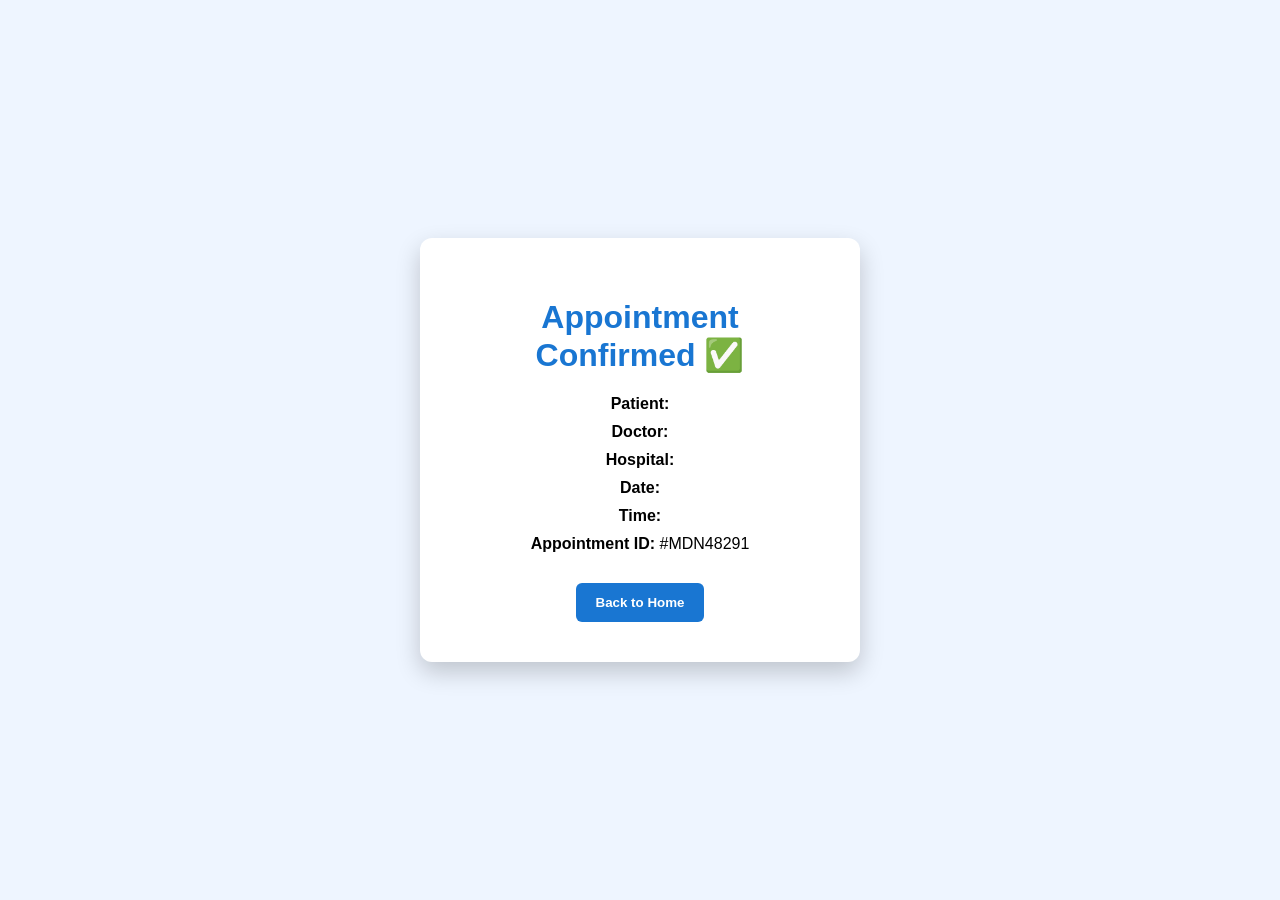
<file: pharmacy prototype 1/pages/appointment-success.html>
<!DOCTYPE html>
<html>
<head>
<title>Appointment Confirmed</title>

<style>

body{
margin:0;
font-family:Arial;
background:#eef5ff;
display:flex;
justify-content:center;
align-items:center;
height:100vh;
}

.card{
background:white;
padding:40px;
border-radius:12px;
box-shadow:0 10px 25px rgba(0,0,0,0.2);
text-align:center;
width:360px;
}

h1{
color:#1976d2;
}

.detail{
margin:10px 0;
font-size:16px;
}

button{
margin-top:20px;
padding:12px 20px;
border:none;
background:#1976d2;
color:white;
border-radius:6px;
cursor:pointer;
font-weight:bold;
}

button:hover{
background:#0d5cb6;
}

</style>

</head>

<body>

<div class="card">

<h1>Appointment Confirmed ✅</h1>

<p class="detail"><b>Patient:</b> <span id="pname"></span></p>

<p class="detail"><b>Doctor:</b> <span id="pdoctor"></span></p>

<p class="detail"><b>Hospital:</b> <span id="phospital"></span></p>

<p class="detail"><b>Date:</b> <span id="pdate"></span></p>

<p class="detail"><b>Time:</b> <span id="ptime"></span></p>

<p class="detail"><b>Appointment ID:</b> #MDN48291</p>

<button onclick="window.location='dashboard.html'">Back to Home</button>

</div>

<script>

document.getElementById("pname").innerText=localStorage.getItem("patientName");
document.getElementById("pdoctor").innerText=localStorage.getItem("doctor");
document.getElementById("phospital").innerText=localStorage.getItem("hospital");
document.getElementById("pdate").innerText=localStorage.getItem("date");
document.getElementById("ptime").innerText=localStorage.getItem("time");

</script>

</body>
</html>
</file>
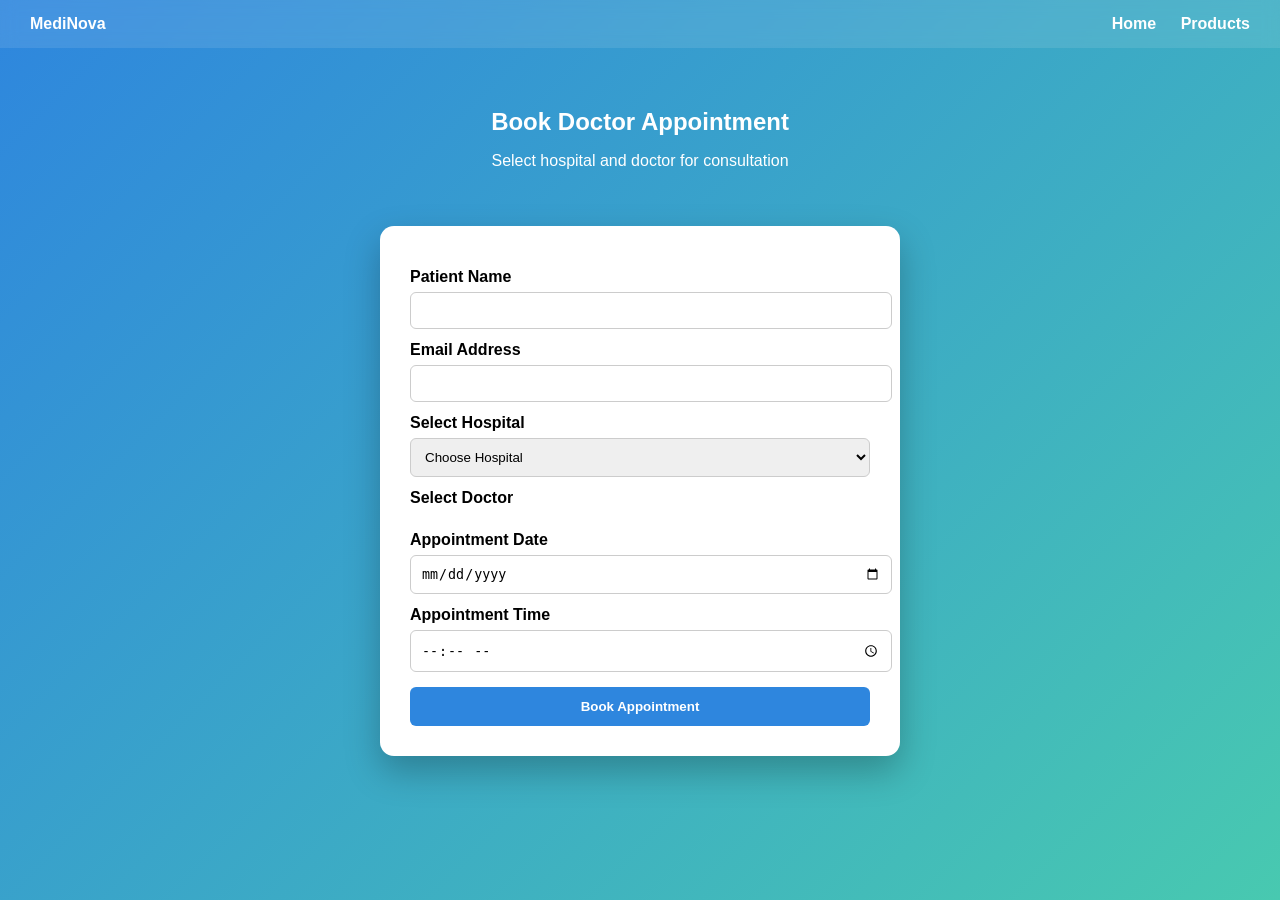
<file: pharmacy prototype 1/pages/appointments.html>
<!DOCTYPE html>

<html>
<head>
<meta charset="UTF-8">
<meta name="viewport" content="width=device-width, initial-scale=1.0">
<title>Doctor Appointment</title>

<style>

/* BODY */

body{
margin:0;
font-family:Arial, sans-serif;
background:linear-gradient(135deg,#2E86DE,#48C9B0);
min-height:100vh;
}

/* NAVBAR */

.nav{
display:flex;
justify-content:space-between;
align-items:center;
padding:15px 30px;
background:rgba(255,255,255,0.1);
backdrop-filter:blur(8px);
color:white;
}

.nav a{
color:white;
text-decoration:none;
margin-left:20px;
font-weight:bold;
}

/* HERO */

.hero{
text-align:center;
color:white;
padding:40px 20px;
}

.hero h1{
margin-bottom:5px;
}

/* FORM CARD */

.form-card{
width:460px;
margin:auto;
background:white;
padding:30px;
border-radius:14px;
box-shadow:0 15px 35px rgba(0,0,0,0.25);
}

/* LABELS */

.form-card label{
font-weight:bold;
display:block;
margin-top:12px;
}

/* INPUTS */

.form-card input,
.form-card select{
width:100%;
padding:10px;
margin-top:6px;
border-radius:6px;
border:1px solid #ccc;
}

/* DOCTOR GRID */

.doctor-list{
display:grid;
grid-template-columns:1fr 1fr;
gap:12px;
margin-top:12px;
}

/* DOCTOR CARD */

.doctor-card{
background:#f5f7fa;
border-radius:10px;
padding:12px;
text-align:center;
transition:0.3s;
border:2px solid transparent;
}

.doctor-card img{
width:60px;
height:60px;
border-radius:50%;
object-fit:cover;
margin-bottom:6px;
}

.doctor-card h4{
margin:4px 0;
font-size:14px;
}

.doctor-card p{
margin:2px 0;
font-size:12px;
color:#555;
}

.doctor-card button{
margin-top:6px;
background:#2E86DE;
border:none;
color:white;
padding:5px 10px;
border-radius:5px;
cursor:pointer;
font-size:12px;
}

/* HOVER */

.doctor-card:hover{
transform:translateY(-4px);
box-shadow:0 8px 20px rgba(0,0,0,0.15);
}

/* SELECTED DOCTOR */

.doctor-card.selected{
border:2px solid #2E86DE;
background:#eaf2ff;
}

/* BOOK BUTTON */

.main-btn{
width:100%;
margin-top:15px;
padding:12px;
border:none;
background:#2E86DE;
color:white;
border-radius:6px;
font-weight:bold;
cursor:pointer;
}

.main-btn:hover{
background:#1f6fd1;
}

</style>

</head>

<body>

<nav class="nav">
<div><b>MediNova</b></div>

<div>
<a href="dashboard.html">Home</a>
<a href="store.html">Products</a>
</div>
</nav>

<section class="hero">
<h1>Book Doctor Appointment</h1>
<p>Select hospital and doctor for consultation</p>
</section>

<div class="form-card">

<form onsubmit="bookAppointment(event)">

<label>Patient Name</label> <input id="name" type="text" required>

<label>Email Address</label> <input id="email" type="email" required>

<label>Select Hospital</label>

<select id="hospital" onchange="updateDoctors()" required>
<option value="">Choose Hospital</option>
<option value="city">MediNova City Hospital</option>
<option value="care">CarePlus Medical Center</option>
<option value="bridge">HealthBridge Clinic</option>
</select>

<label>Select Doctor</label>

<div id="doctor-list" class="doctor-list"></div>

<input type="hidden" id="doctor">

<label>Appointment Date</label> <input id="date" type="date" required>

<label>Appointment Time</label> <input id="time" type="time" required>

<button class="main-btn" type="submit">Book Appointment</button>

</form>

</div>

<script>

const doctors={

city:[
{
name:"Dr. Anil Kumar",
specialty:"General Physician",
exp:"12 yrs experience",
rating:"⭐4.7",
img:"https://randomuser.me/api/portraits/men/45.jpg"
},
{
name:"Dr. Neha Sharma",
specialty:"Cardiologist",
exp:"9 yrs experience",
rating:"⭐4.6",
img:"https://randomuser.me/api/portraits/women/65.jpg"
}
],

care:[
{
name:"Dr. Rahul Menon",
specialty:"Dermatologist",
exp:"10 yrs experience",
rating:"⭐4.8",
img:"https://randomuser.me/api/portraits/men/32.jpg"
},
{
name:"Dr. Meera Nair",
specialty:"Nutritionist",
exp:"8 yrs experience",
rating:"⭐4.5",
img:"https://randomuser.me/api/portraits/women/52.jpg"
}
],

bridge:[
{
name:"Dr. Arjun Das",
specialty:"Orthopedic",
exp:"11 yrs experience",
rating:"⭐4.6",
img:"https://randomuser.me/api/portraits/men/66.jpg"
},
{
name:"Dr. Kavya Pillai",
specialty:"Pediatrician",
exp:"7 yrs experience",
rating:"⭐4.7",
img:"https://randomuser.me/api/portraits/women/40.jpg"
}
]

};

function updateDoctors(){

let hospital=document.getElementById("hospital").value;
let container=document.getElementById("doctor-list");

container.innerHTML="";

if(doctors[hospital]){

doctors[hospital].forEach(function(doc){

let card=document.createElement("div");
card.className="doctor-card";

card.innerHTML=`

<img src="${doc.img}">
<h4>${doc.name}</h4>
<p>${doc.specialty}</p>
<p>${doc.exp}</p>
<p>${doc.rating}</p>
<button type="button" onclick="selectDoctor('${doc.name}',this)">Select</button>

`;

container.appendChild(card);

});

}

}

function selectDoctor(name,btn){

document.getElementById("doctor").value=name;

document.querySelectorAll(".doctor-card").forEach(card=>{
card.classList.remove("selected");
});

btn.parentElement.classList.add("selected");

}

function bookAppointment(e){

e.preventDefault();

localStorage.setItem("patientName",document.getElementById("name").value);
localStorage.setItem("doctor",document.getElementById("doctor").value);

localStorage.setItem("hospital",
document.getElementById("hospital").options[
document.getElementById("hospital").selectedIndex].text);

localStorage.setItem("date",document.getElementById("date").value);
localStorage.setItem("time",document.getElementById("time").value);

window.location="appointment-success.html";

}

</script>

</body>
</html>
</file>
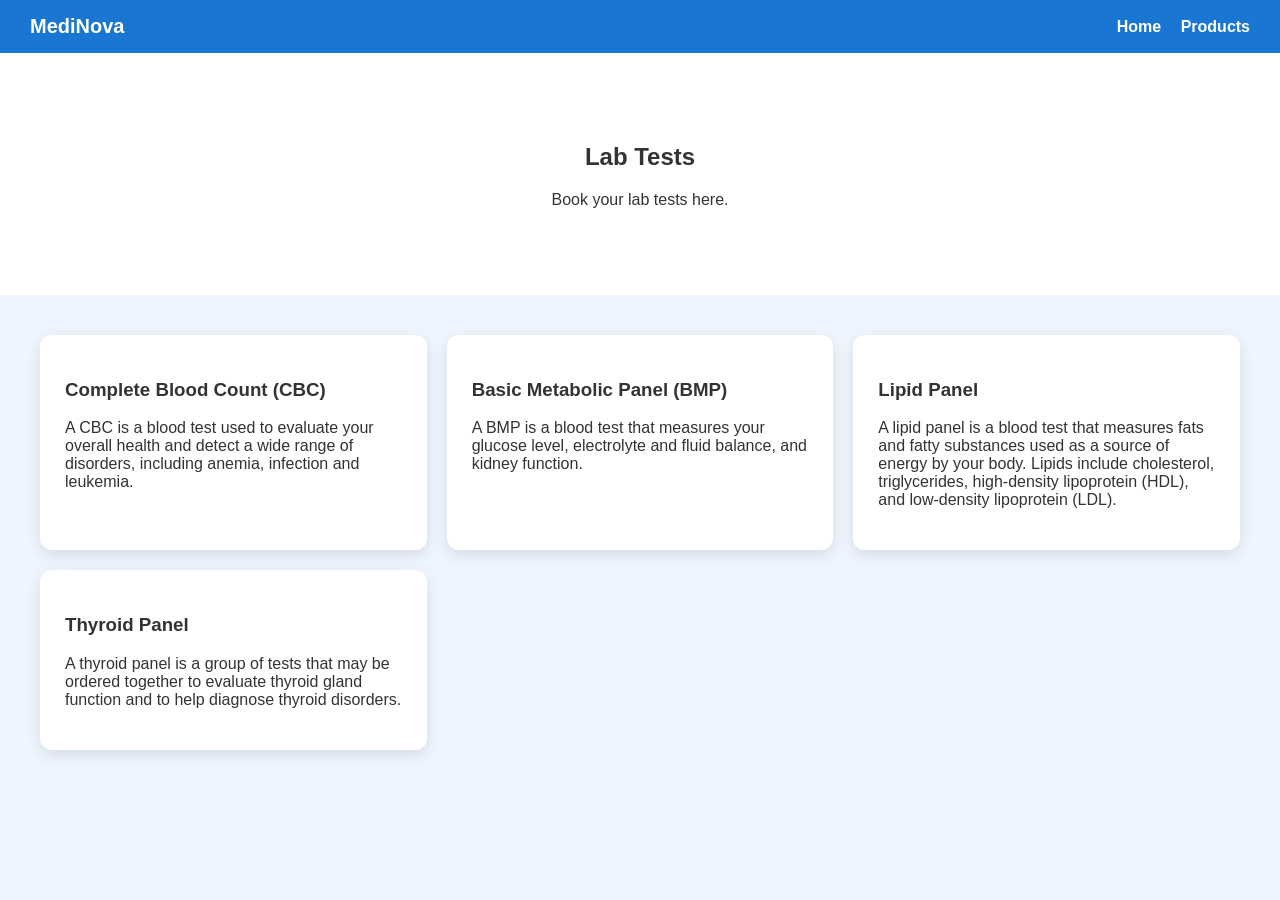
<file: pharmacy prototype 1/pages/lab_tests.html>
<!DOCTYPE html>
<html>
<head>
<meta charset="UTF-8">
<meta name="viewport" content="width=device-width, initial-scale=1.0">
<title>Lab Tests</title>
<link rel="stylesheet" href="../css/style.css">
</head>

<body>

<nav class="nav">
<div class="logo">MediNova</div>
<div class="nav-links">
<a href="dashboard.html">Home</a>
<a href="store.html">Products</a>
</div>
</nav>

<section class="hero">
    <h1>Lab Tests</h1>
    <p>Book your lab tests here.</p>
</section>

<div class="test-grid">
    <div class="test-card">
        <h3>Complete Blood Count (CBC)</h3>
        <p>A CBC is a blood test used to evaluate your overall health and detect a wide range of disorders, including anemia, infection and leukemia.</p>
    </div>
    <div class="test-card">
        <h3>Basic Metabolic Panel (BMP)</h3>
        <p>A BMP is a blood test that measures your glucose level, electrolyte and fluid balance, and kidney function.</p>
    </div>
    <div class="test-card">
        <h3>Lipid Panel</h3>
        <p>A lipid panel is a blood test that measures fats and fatty substances used as a source of energy by your body. Lipids include cholesterol, triglycerides, high-density lipoprotein (HDL), and low-density lipoprotein (LDL).</p>
    </div>
    <div class="test-card">
        <h3>Thyroid Panel</h3>
        <p>A thyroid panel is a group of tests that may be ordered together to evaluate thyroid gland function and to help diagnose thyroid disorders.</p>
    </div>
</div>

</body>
</html>
</file>
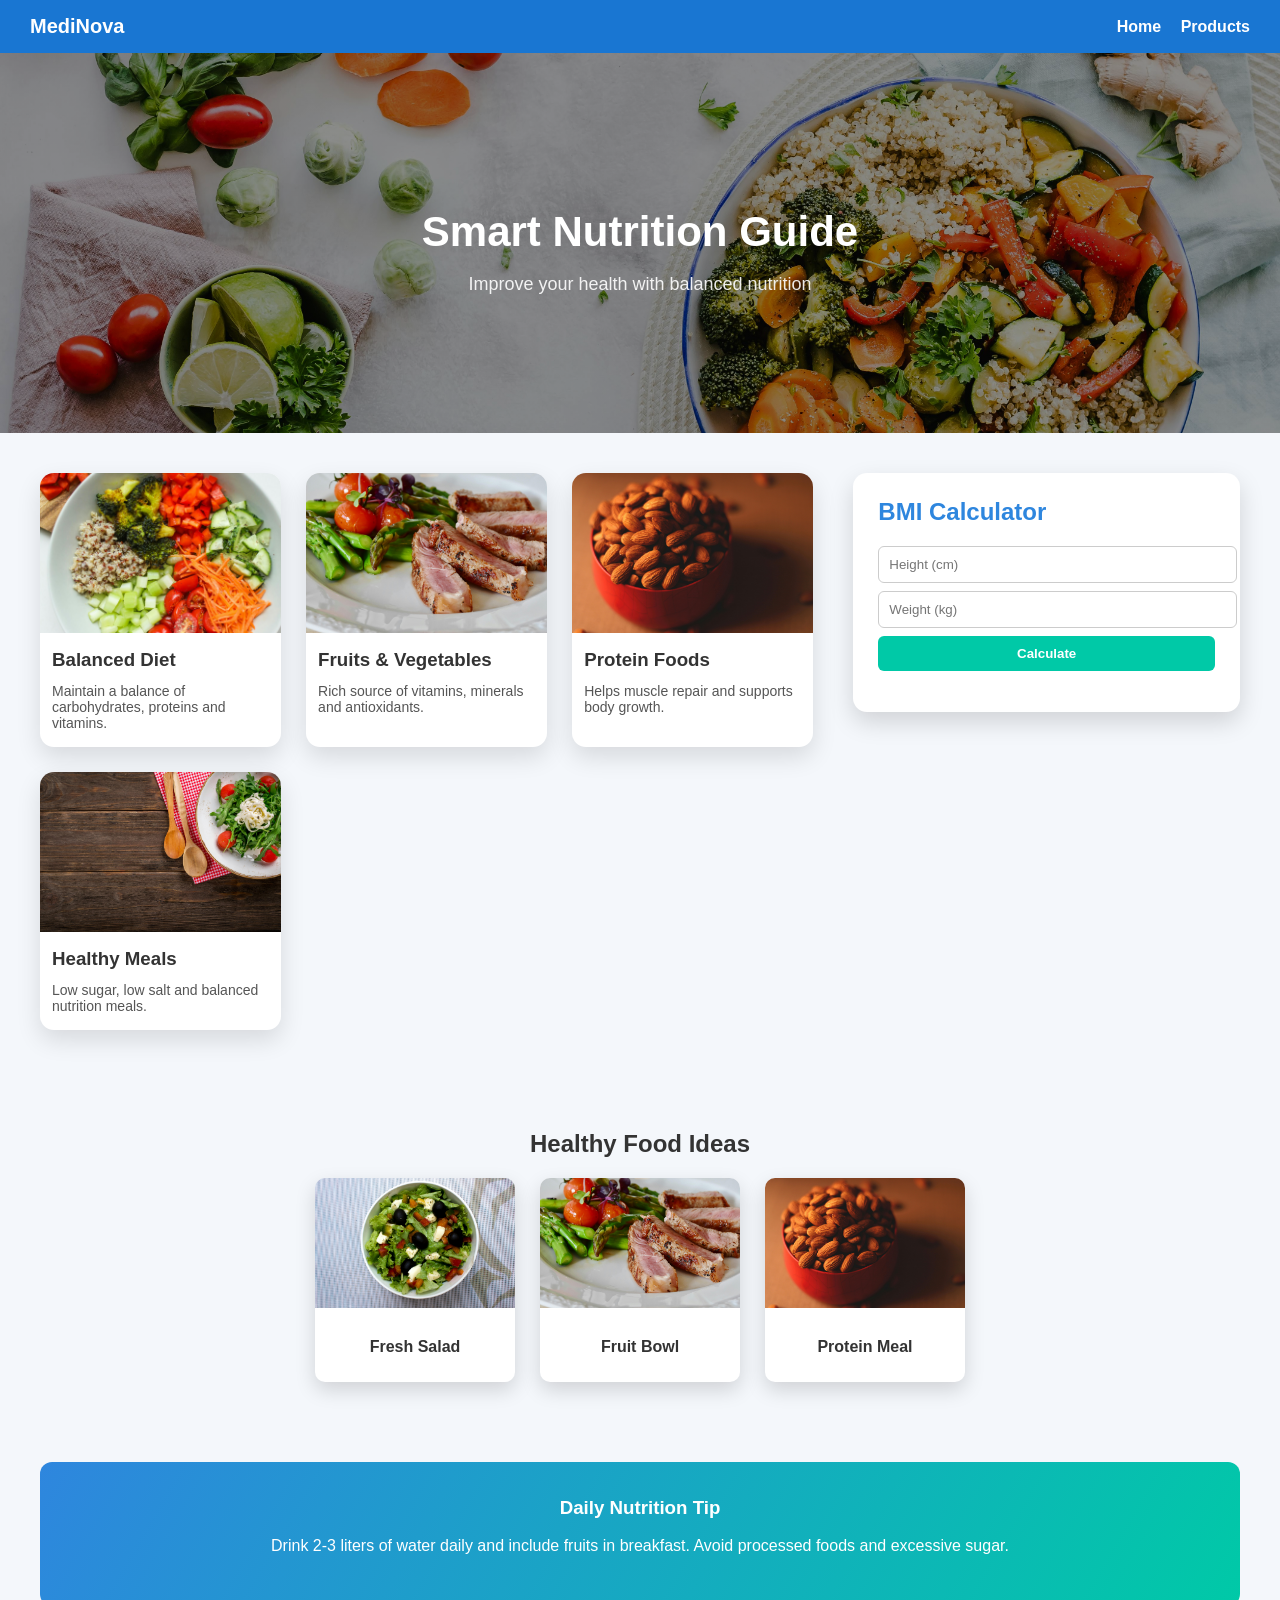
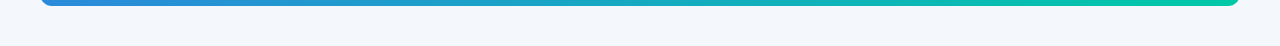
<file: pharmacy prototype 1/pages/nutrition.html>
<!DOCTYPE html>

<html>
<head>
<meta charset="UTF-8">
<meta name="viewport" content="width=device-width, initial-scale=1.0">
<title>Nutrition</title>
<link rel="stylesheet" href="../css/style.css">

<style>

body{
margin:0;
font-family:Arial, Helvetica, sans-serif;
background:#f4f7fb;
}

/* HERO */

.hero{
background:linear-gradient(rgba(0,0,0,0.45),rgba(0,0,0,0.45)),
url("images/nutrition1.jpg") center/cover no-repeat;
color:white;
text-align:center;
padding:120px 20px;
}

.hero h1{
font-size:42px;
margin-bottom:10px;
}

.hero p{
font-size:18px;
opacity:0.9;
}

/* MAIN GRID */

.main-container{
display:grid;
grid-template-columns:2fr 1fr;
gap:40px;
padding:40px;
}

/* FOOD CARDS */

.nutrition-grid{
display:grid;
grid-template-columns:repeat(auto-fit,minmax(220px,1fr));
gap:25px;
}

.food-card{
background:white;
border-radius:14px;
overflow:hidden;
box-shadow:0 10px 25px rgba(0,0,0,0.12);
transition:0.3s;
}

.food-card img{
width:100%;
height:160px;
object-fit:cover;
}

.food-card h3{
margin:12px;
}

.food-card p{
margin:0 12px 16px;
font-size:14px;
color:#555;
}

.food-card:hover{
transform:translateY(-8px);
box-shadow:0 15px 35px rgba(0,0,0,0.18);
}

/* BMI CARD */

.bmi-card{
background:white;
padding:25px;
border-radius:14px;
box-shadow:0 10px 25px rgba(0,0,0,0.15);
height:fit-content;
}

.bmi-card h2{
margin-top:0;
color:#2E86DE;
}

.bmi-card input{
width:100%;
padding:10px;
margin:8px 0;
border-radius:6px;
border:1px solid #ccc;
}

.bmi-card button{
width:100%;
padding:10px;
background:#00C9A7;
border:none;
color:white;
font-weight:bold;
border-radius:6px;
cursor:pointer;
}

.bmi-card button:hover{
background:#00b092;
}

#bmiResult{
margin-top:10px;
font-weight:bold;
}

/* HEALTHY SECTION */

.food-section{
padding:40px;
text-align:center;
}

.food-items{
display:flex;
gap:25px;
justify-content:center;
flex-wrap:wrap;
}

.food-box{
width:200px;
background:white;
border-radius:10px;
overflow:hidden;
box-shadow:0 8px 20px rgba(0,0,0,0.15);
transition:0.3s;
}

.food-box img{
width:100%;
height:130px;
object-fit:cover;
}

.food-box p{
padding:10px;
font-weight:bold;
}

.food-box:hover{
transform:scale(1.05);
}

/* TIP */

.tip-box{
background:linear-gradient(120deg,#2E86DE,#00C9A7);
color:white;
padding:35px;
margin:40px;
border-radius:12px;
text-align:center;
}

.tip-box h3{
margin-top:0;
}

</style>

</head>

<body>

<nav class="nav">
<div class="logo">MediNova</div>
<div class="nav-links">
<a href="dashboard.html">Home</a>
<a href="store.html">Products</a>
</div>
</nav>

<section class="hero">
<h1>Smart Nutrition Guide</h1>
<p>Improve your health with balanced nutrition</p>
</section>

<div class="main-container">

<div class="nutrition-grid">

<div class="food-card">
<img src="images/nutrition2.jpg">
<h3>Balanced Diet</h3>
<p>Maintain a balance of carbohydrates, proteins and vitamins.</p>
</div>

<div class="food-card">
<img src="images/nutrition3.jpg">
<h3>Fruits & Vegetables</h3>
<p>Rich source of vitamins, minerals and antioxidants.</p>
</div>

<div class="food-card">
<img src="images/nutrition4.jpg">
<h3>Protein Foods</h3>
<p>Helps muscle repair and supports body growth.</p>
</div>

<div class="food-card">
<img src="images/nutrition5.jpg">
<h3>Healthy Meals</h3>
<p>Low sugar, low salt and balanced nutrition meals.</p>
</div>

</div>

<div class="bmi-card">

<h2>BMI Calculator</h2>

<input id="height" placeholder="Height (cm)">
<input id="weight" placeholder="Weight (kg)">

<button onclick="calcBMI()">Calculate</button>

<p id="bmiResult"></p>

</div>

</div>

<section class="food-section">

<h2>Healthy Food Ideas</h2>

<div class="food-items">

<div class="food-box">
<img src="images/nutrition6.jpg">
<p>Fresh Salad</p>
</div>

<div class="food-box">
<img src="images/nutrition3.jpg">
<p>Fruit Bowl</p>
</div>

<div class="food-box">
<img src="images/nutrition4.jpg">
<p>Protein Meal</p>
</div>

</div>

</section>

<div class="tip-box">

<h3>Daily Nutrition Tip</h3>

<p>
Drink 2-3 liters of water daily and include fruits in breakfast.
Avoid processed foods and excessive sugar.
</p>

</div>

<script>

function calcBMI(){

let h=document.getElementById("height").value/100;
let w=document.getElementById("weight").value;

let bmi=(w/(h*h)).toFixed(1);

let result="";

if(bmi<18.5){
result="Underweight";
}
else if(bmi<25){
result="Normal Weight";
}
else if(bmi<30){
result="Overweight";
}
else{
result="Obese";
}

document.getElementById("bmiResult").innerText="BMI: "+bmi+" ("+result+")";

}

</script>

</body>
</html>
</file>
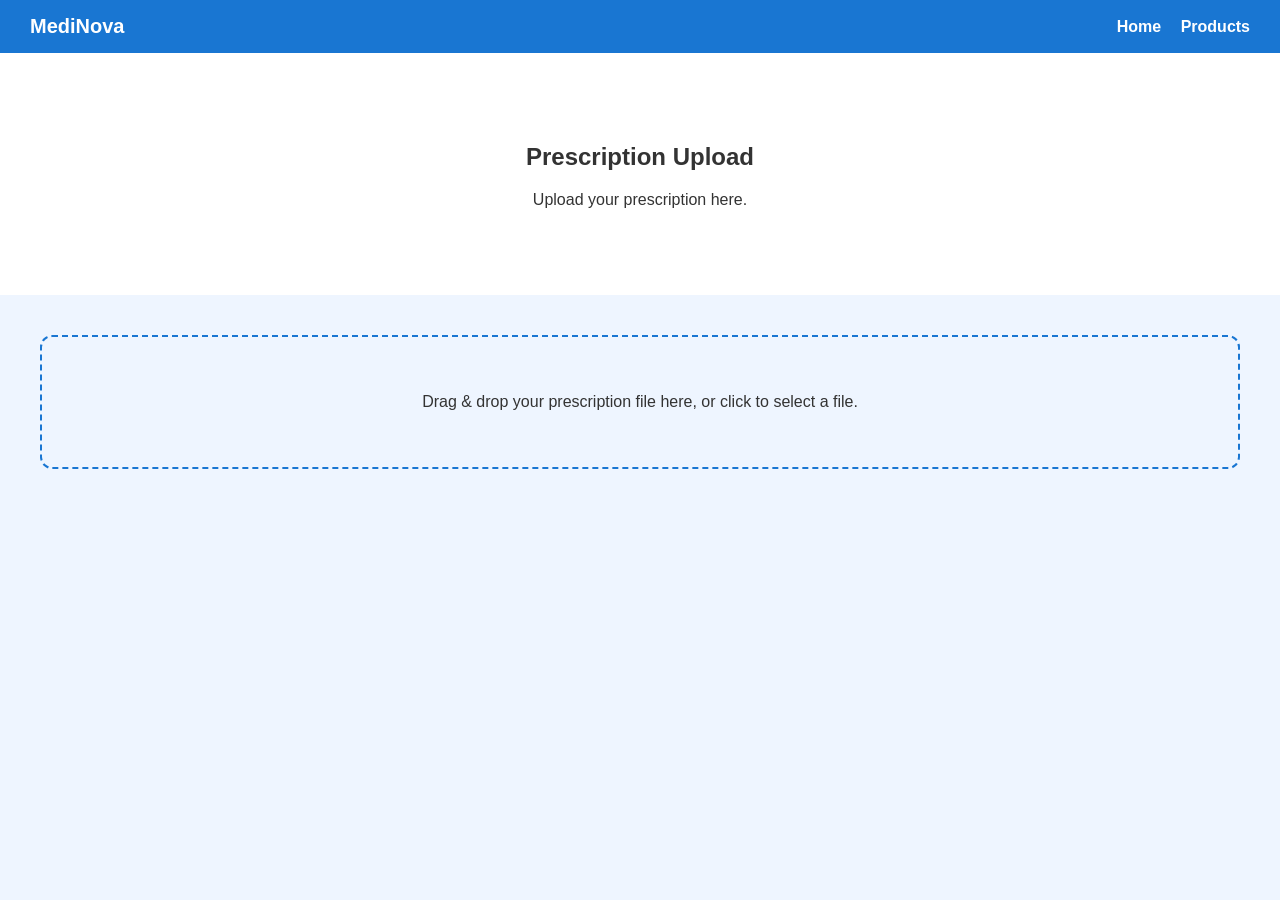
<file: pharmacy prototype 1/pages/prescription.html>
<!DOCTYPE html>
<html>
<head>
<meta charset="UTF-8">
<meta name="viewport" content="width=device-width, initial-scale=1.0">
<title>Prescription Upload</title>
<link rel="stylesheet" href="../css/style.css">
</head>

<body>

<nav class="nav">
<div class="logo">MediNova</div>
<div class="nav-links">
<a href="dashboard.html">Home</a>
<a href="store.html">Products</a>
</div>
</nav>

<section class="hero">
<h1>Prescription Upload</h1>
<p>Upload your prescription here.</p>
</section>

<div id="drop-zone">
    <p>Drag & drop your prescription file here, or click to select a file.</p>
</div>
<div id="file-name"></div>

<script src="../js/prescription.js"></script>

</body>
</html>
</file>
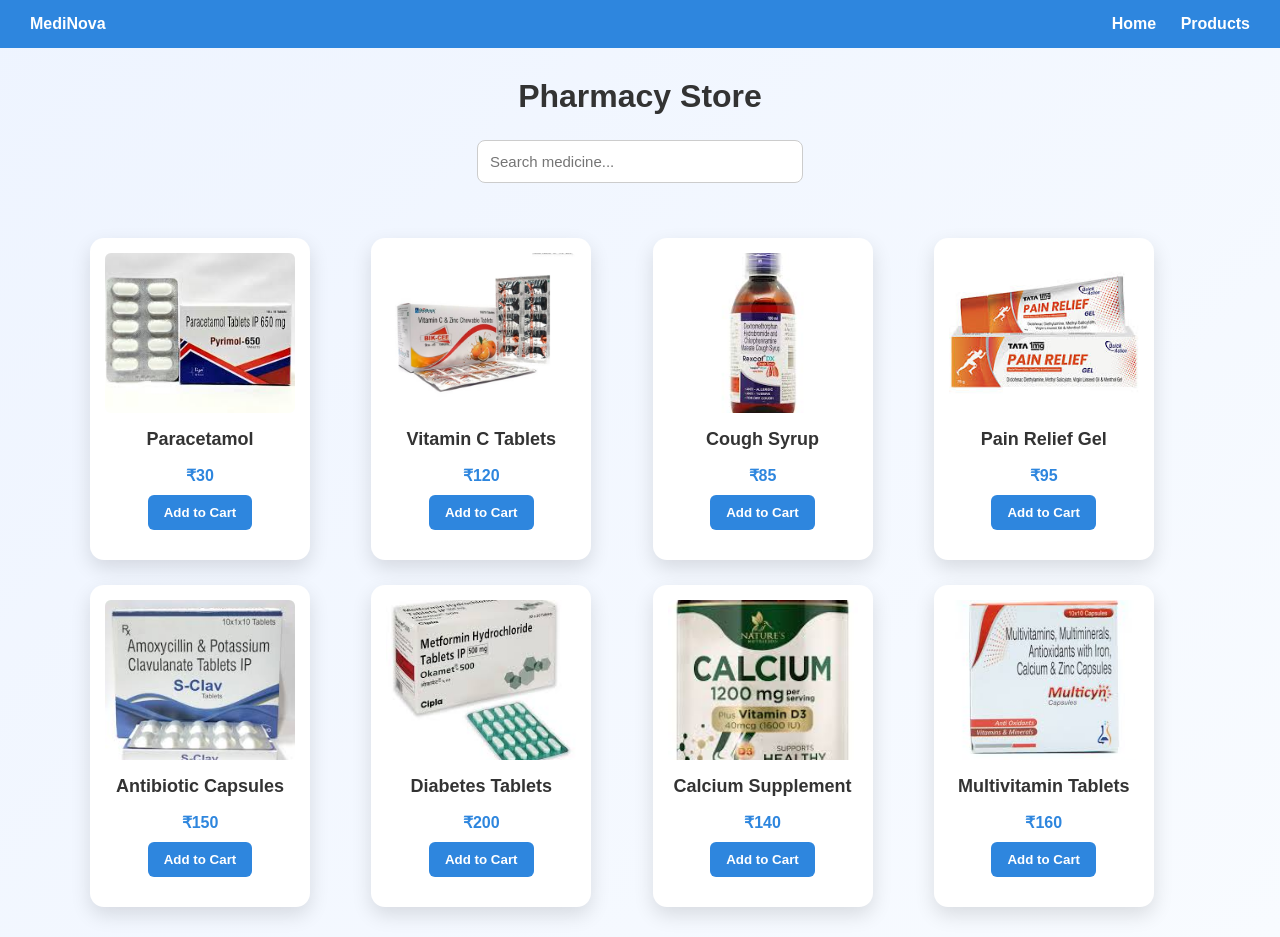
<file: pharmacy prototype 1/pages/store.html>
<!DOCTYPE html>

<html>
<head>
<meta charset="UTF-8">
<meta name="viewport" content="width=device-width, initial-scale=1.0">
<title>Pharmacy Store</title>
<link rel="stylesheet" href="../css/style.css">

<style>

body{
margin:0;
font-family:Arial, sans-serif;
background:linear-gradient(135deg,#eef4ff,#f8fbff);
}

/* NAV */

.nav{
display:flex;
justify-content:space-between;
align-items:center;
padding:15px 30px;
background:#2E86DE;
color:white;
}

.nav a{
color:white;
text-decoration:none;
margin-left:20px;
font-weight:bold;
}

/* TITLE */

.store-title{
text-align:center;
margin-top:30px;
font-size:32px;
color:#333;
}

/* SEARCH */

.search{
display:block;
margin:25px auto;
padding:12px;
width:300px;
border-radius:8px;
border:1px solid #ccc;
font-size:15px;
}

/* PRODUCT GRID */

.product-grid{
display:grid;
grid-template-columns:repeat(auto-fit,minmax(220px,1fr));
gap:25px;
padding:30px;
max-width:1100px;
margin:auto;
}

/* PRODUCT CARD */

.product-card{
background:white;
border-radius:14px;
overflow:hidden;
box-shadow:0 8px 20px rgba(0,0,0,0.12);
text-align:center;
transition:0.3s;
}

.product-card img{
width:100%;
height:160px;
object-fit:cover;
}

.product-card h3{
margin:12px 0 6px;
font-size:18px;
}

.price{
color:#2E86DE;
font-weight:bold;
margin-bottom:10px;
}

/* BUTTON */

.product-card button{
background:#2E86DE;
border:none;
color:white;
padding:10px 16px;
border-radius:6px;
cursor:pointer;
margin-bottom:15px;
font-weight:bold;
}

.product-card button:hover{
background:#1f6fd1;
}

/* HOVER EFFECT */

.product-card:hover{
transform:translateY(-6px);
box-shadow:0 15px 30px rgba(0,0,0,0.2);
}

/* CART POPUP */

#cartPopup{
position:fixed;
bottom:20px;
right:20px;
background:#2ecc71;
color:white;
padding:12px 18px;
border-radius:8px;
opacity:0;
transform:translateY(20px);
transition:0.4s;
font-weight:bold;
}

#cartPopup.show{
opacity:1;
transform:translateY(0);
}

</style>

</head>

<body>

<nav class="nav">
<div><b>MediNova</b></div>

<div>
<a href="dashboard.html">Home</a>
<a href="store.html">Products</a>
</div>
</nav>

<h1 class="store-title">Pharmacy Store</h1>

<input id="search" class="search" placeholder="Search medicine..." onkeyup="filterProducts()">

<div class="product-grid" id="products"></div>

<div id="cartPopup">Added to cart ✔</div>

<script src="../js/store.js"></script>

</body>
</html>
</file>
<file: pharmacy prototype 1/css/style.css>
body{
margin:0;
font-family:Arial, sans-serif;
background:#eef5ff;
color:#333;
}

.nav{
display:flex;
justify-content:space-between;
align-items:center;
background:#1976d2;
padding:15px 30px;
color:white;
}

.nav a{
color:white;
text-decoration:none;
margin-left:15px;
font-weight:bold;
}

.logo{
font-weight:bold;
font-size:20px;
}

.hero{
text-align:center;
padding:70px 20px;
background:white;
}

.features{
display:flex;
flex-wrap:wrap;
justify-content:center;
gap:20px;
padding:40px;
}

.feature-card{
background:white;
padding:25px;
border-radius:12px;
box-shadow:0 5px 15px rgba(0,0,0,0.1);
width:180px;
text-align:center;
transition:0.3s;
}

.feature-card:hover{
transform:translateY(-6px);
}

.login-wrapper{
display:flex;
justify-content:center;
align-items:center;
height:100vh;
}

.login-card{
background:white;
padding:40px;
border-radius:12px;
box-shadow:0 10px 25px rgba(0,0,0,0.15);
text-align:center;
}

.subtitle{
color:#666;
margin-bottom:20px;
}

input{
display:block;
width:220px;
padding:10px;
margin:10px auto;
border-radius:6px;
border:1px solid #ccc;
}

button{
padding:10px 18px;
background:#1976d2;
border:none;
border-radius:6px;
color:white;
cursor:pointer;
}

button:hover{
background:#125ea7;
}

.store-title{
text-align:center;
margin-top:30px;
}

.search{
display:block;
margin:20px auto;
padding:10px;
width:250px;
}

.product-grid{
display:flex;
flex-wrap:wrap;
justify-content:center;
gap:25px;
padding:30px;
}

.product-card{
background:white;
border-radius:10px;
padding:15px;
width:190px;
text-align:center;
box-shadow:0 4px 15px rgba(0,0,0,0.1);
}

.product-card img{
width:160px;
height:120px;
object-fit:cover;
border-radius:6px;
}

.price{
color:#1976d2;
font-weight:bold;
}

.chat-btn{
position:fixed;
bottom:25px;
right:25px;
background:#1976d2;
width:60px;
height:60px;
border-radius:50%;
display:flex;
align-items:center;
justify-content:center;
color:white;
font-size:22px;
cursor:pointer;
}

.chat-box{
position:fixed;
bottom:100px;
right:25px;
width:260px;
background:white;
border-radius:10px;
box-shadow:0 5px 20px rgba(0,0,0,0.2);
display:none;
}

.chat-header{
background:#1976d2;
color:white;
padding:10px;
border-radius:10px 10px 0 0;
}

.chat-body{
padding:10px;
}

#cartPopup{
position:fixed;
bottom:20px;
left:20px;
background:#1976d2;
color:white;
padding:10px 15px;
border-radius:6px;
display:none;
}

.feature-card-link {
    text-decoration: none;
    color: inherit;
}

#drop-zone {
    border: 2px dashed #1976d2;
    border-radius: 12px;
    padding: 40px;
    text-align: center;
    margin: 40px;
    cursor: pointer;
}

#drop-zone.dragover {
    background-color: #eef5ff;
}

#file-name {
    text-align: center;
    margin-top: 20px;
    font-weight: bold;
}

.parallax {
    background-image: url("https://images.unsplash.com/photo-1597362932235-9b291888ee45");
    min-height: 500px;
    background-attachment: fixed;
    background-position: center;
    background-repeat: no-repeat;
    background-size: cover;
}

.content {
    padding: 50px;
    background-color: white;
    font-size: 18px;
    line-height: 1.6;
}

.test-grid {
    display: grid;
    grid-template-columns: repeat(auto-fit, minmax(300px, 1fr));
    gap: 20px;
    padding: 40px;
}

.test-card {
    background: white;
    padding: 25px;
    border-radius: 12px;
    box-shadow: 0 5px 15px rgba(0,0,0,0.1);
}
</file>
